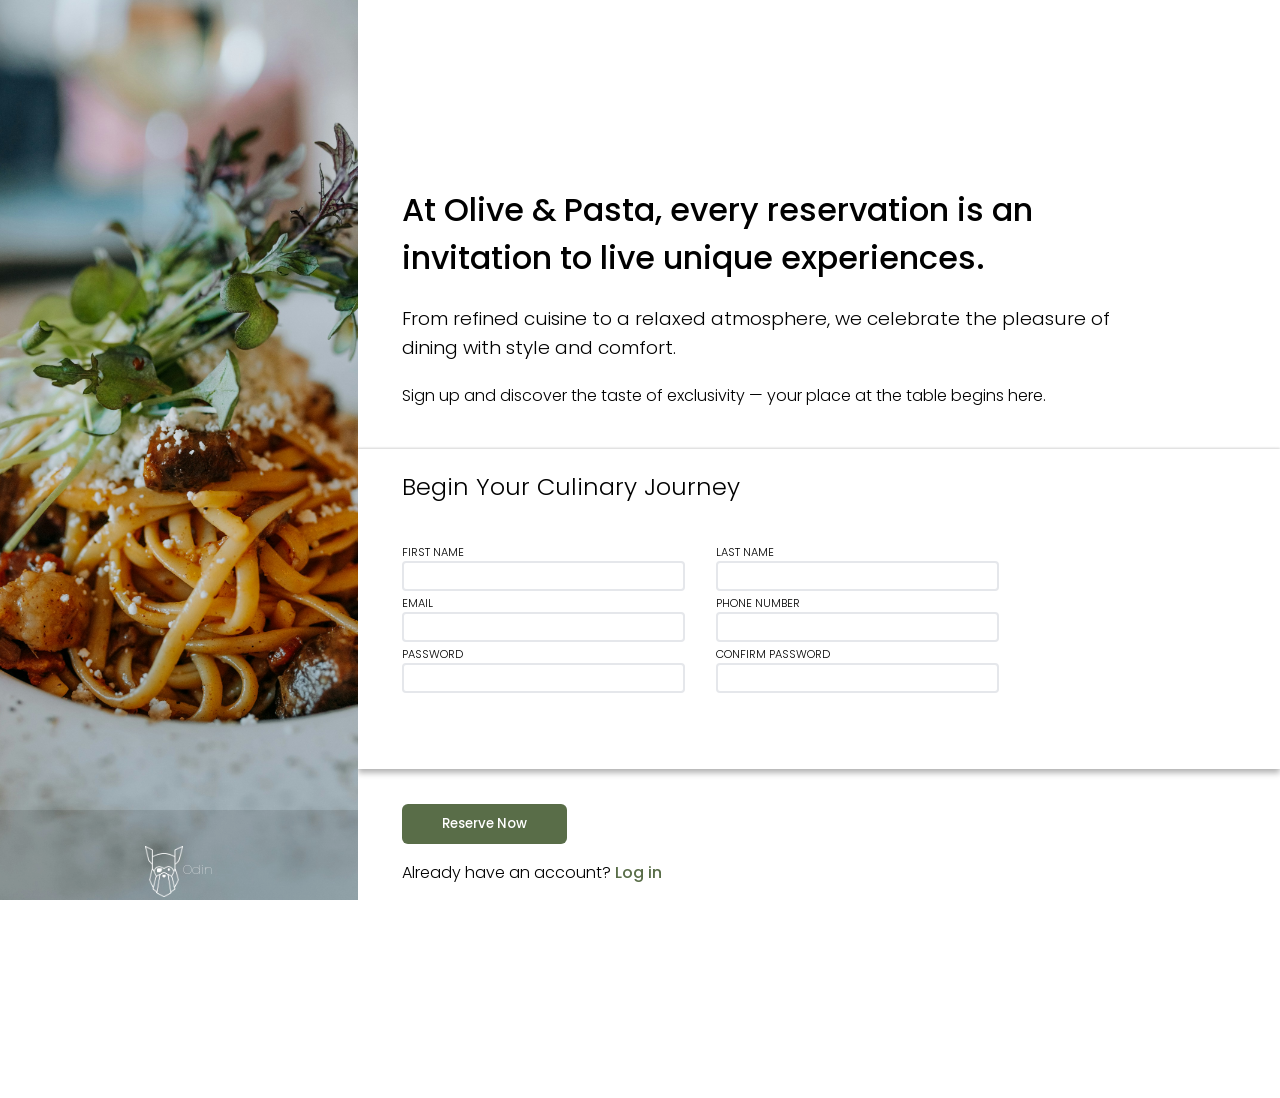
<file: index.html>
<!DOCTYPE html>
<html lang="en">
<head>
    <meta charset="UTF-8">
    <meta name="viewport" content="width=device-width, initial-scale=1.0">
    <title>
        Olive & Pasta - Restaurant
    </title>
    <link rel="stylesheet" href="style.css">

    <link rel="preconnect" href="https://fonts.googleapis.com">
    <link rel="preconnect" href="https://fonts.gstatic.com" crossorigin>
    <link href="https://fonts.googleapis.com/css2?family=Playfair+Display:ital,wght@0,400..900;1,400..900&family=Poppins:ital,wght@0,100;0,200;0,300;0,400;0,500;0,600;0,700;0,800;0,900;1,100;1,200;1,300;1,400;1,500;1,600;1,700;1,800;1,900&family=Raleway:ital,wght@0,100..900;1,100..900&display=swap" rel="stylesheet">
</head>
<body>
    <div id="photo">
        <div id="logo">
            <img src="img/logo.png" alt="Logo odin">
            <h4 id="odin">Odin</h4>
        </div>
    </div>

    <div id="right-side">
        <div class="top-form">
            <h1>
                At Olive & Pasta, every reservation is an invitation to live unique experiences. 
            </h1>
            <h3>
                From refined cuisine to a relaxed atmosphere, we celebrate the pleasure of dining with style and comfort.
            </h3>
            <h4>
                Sign up and discover the taste of exclusivity — your place at the table begins here.
            </h4>
        </div>
        
        <div class="bottom-form">
            <form action="restaurant.html" method="post" id="register">
                <h2>Begin Your Culinary Journey</h2>
                
                <div id="inputs">
                    <div id="left-inputs">
                        <div>
                            <label for="first-name">FIRST NAME</label>
                            <input title="Enter your first name." type="text" id="first-name" name="FirstName" pattern="[A-Za-zÀ-ÿ\s]{3,}" required>
                        </div>

                        <div>
                            <label for="email">EMAIL</label>
                            <input title="Provide a valid email address." type="email" id="email" name="Email" pattern="[a-z0-9._%+-]+@[a-z0-9.-]+\.[a-z]{2,}$" required>
                        </div>

                        <div>
                            <label for="password">PASSWORD</label>
                            <input title="The password must be at least 8 characters long, including an uppercase letter, a lowercase letter, a number, and a special character (@$!%*?&)" type="password" id="password" name="Password" pattern="(?=.*[a-z])(?=.*[A-Z])(?=.*\d)(?=.*[@$!%*?&]).{8,}" required>
                        </div>
                    </div>

                    <div id="right-inputs">
                        <div>
                            <label for="last-name">LAST NAME</label>
                            <input title="Enter your last name." type="text" id="last-name" name="LastName" pattern="[A-Za-zÀ-ÿ\s]{2,}" required>
                        </div>

                        <div>
                            <label for="Phone">PHONE NUMBER</label>
                            <input title="Enter your phone number, USA (10 digits) or Brazil (11 digits) " type="tel" pattern="\d{10,11}" required>
                        </div>

                        <div>
                            <label for="confirm-password">CONFIRM PASSWORD</label>
                            <input title="Repeat your password to confirm — must match exactly." type="password" id="confirm-password" name="confirmed-password" pattern=".{8,}" required>
                        </div>
                    </div>

                </div>
            </form>
        </div>

        <div id="bottom-form">
            <button type="submit" form="register">Reserve Now</button>
            <p>Already have an account? <a href="#">Log in</a></p>

        </div>
    </div>
</body>
</html>
</file>
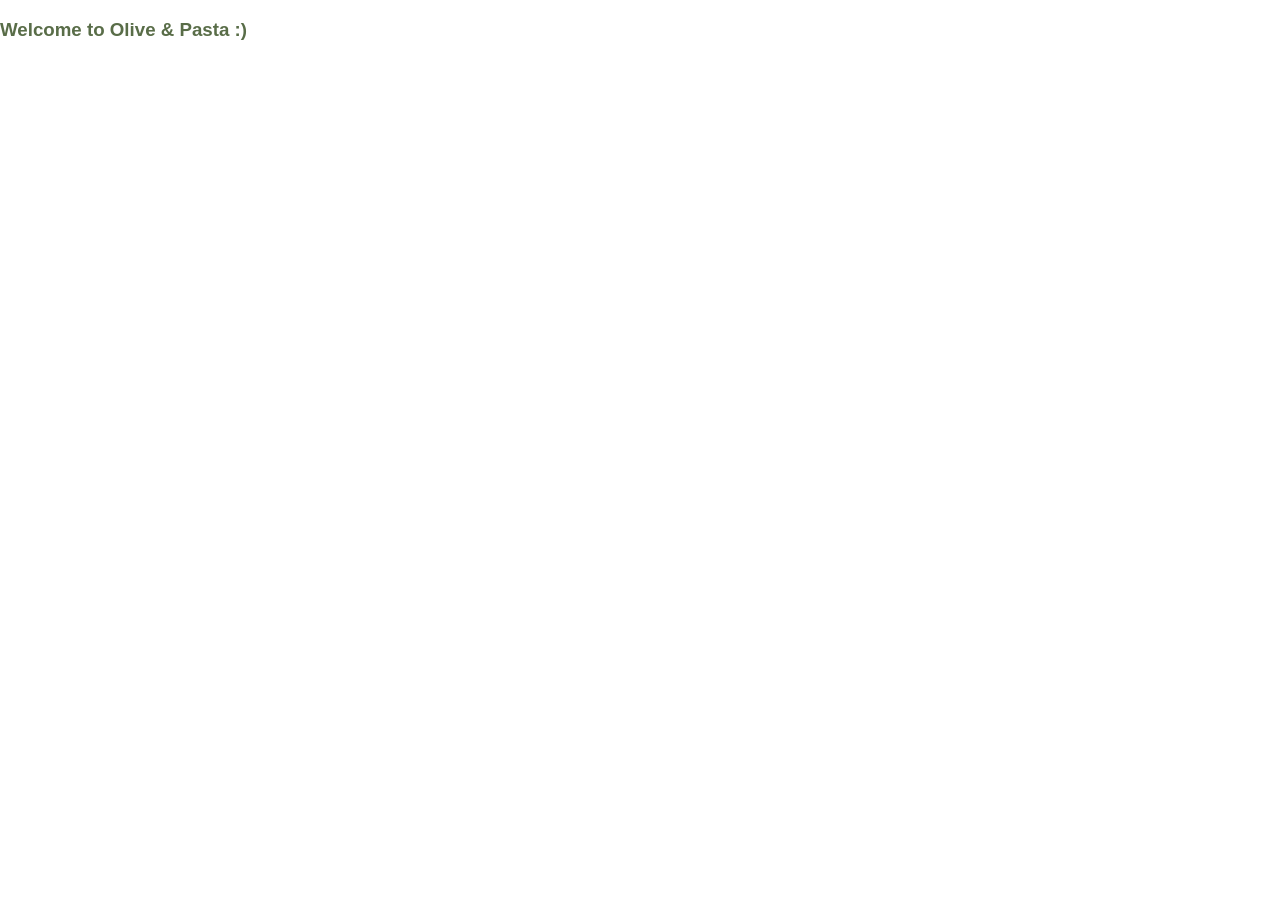
<file: restaurant.html>
<!DOCTYPE html>
<html lang="en">
<head>
    <meta charset="UTF-8">
    <meta name="viewport" content="width=device-width, initial-scale=1.0">
    <title>Document</title>
    <link rel="stylesheet" href="style.css">
</head>
<body>
    <h3 style="color: var(--green); font-weight: bolder;">Welcome to Olive & Pasta :)</h3>
</body>
</html>
</file>
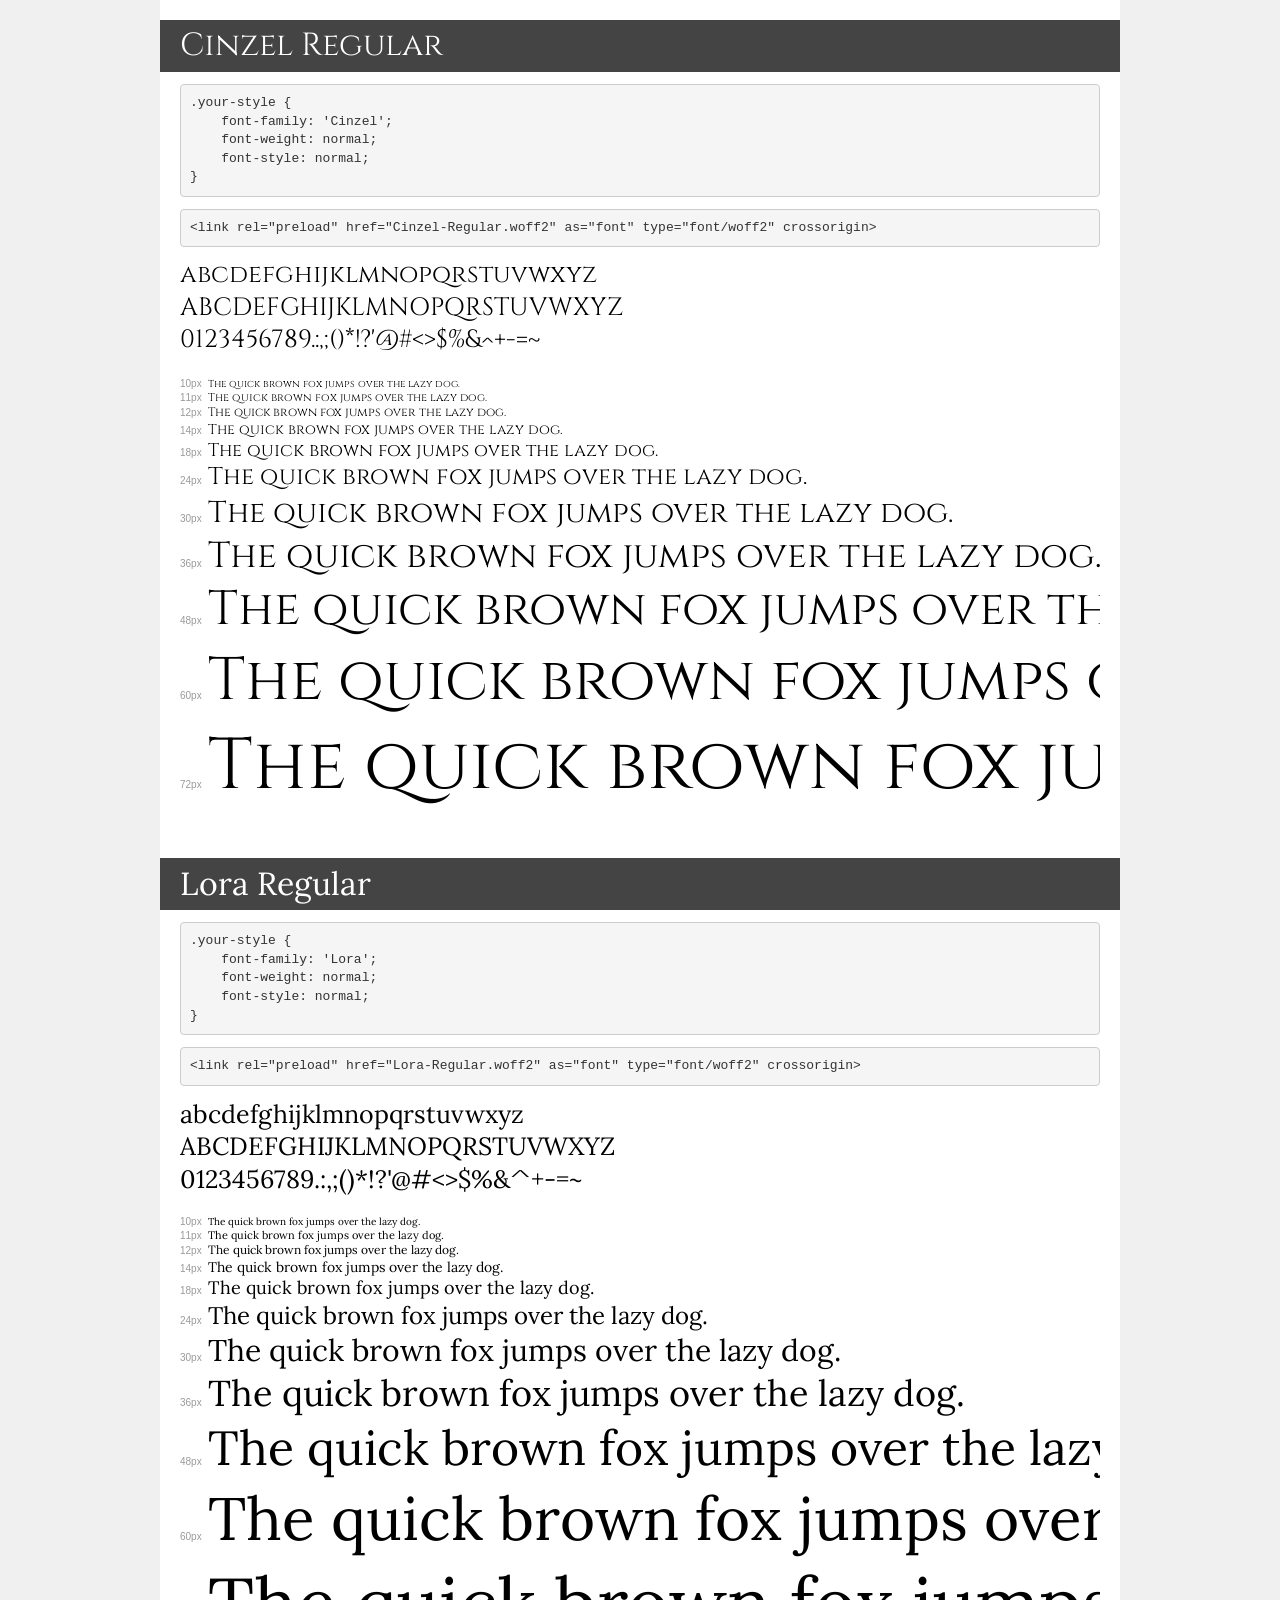
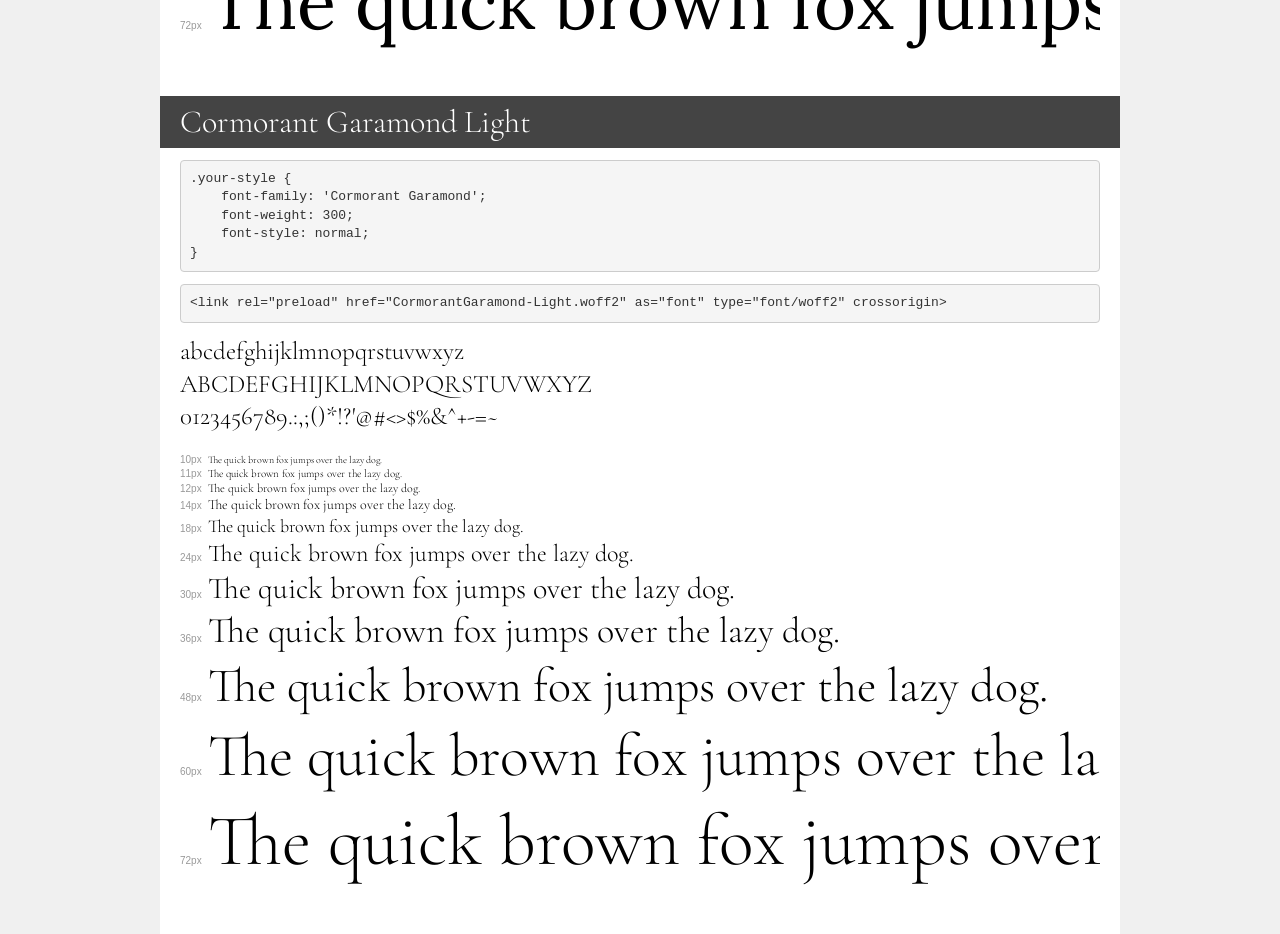
<file: fonts-form/demo.html>
<!DOCTYPE html>
<html lang="en">
<head>
    <meta charset="utf-8">
    <meta http-equiv="X-UA-Compatible" content="IE=edge">
    <meta name="viewport" content="width=device-width, initial-scale=1">
    <meta name="robots" content="noindex, noarchive">
    <meta name="format-detection" content="telephone=no">
    <title>Transfonter demo</title>
    <link href="stylesheet.css" rel="stylesheet">
    <style>
        /*
        http://meyerweb.com/eric/tools/css/reset/
        v2.0 | 20110126
        License: none (public domain)
        */
        html, body, div, span, applet, object, iframe,
        h1, h2, h3, h4, h5, h6, p, blockquote, pre,
        a, abbr, acronym, address, big, cite, code,
        del, dfn, em, img, ins, kbd, q, s, samp,
        small, strike, strong, sub, sup, tt, var,
        b, u, i, center,
        dl, dt, dd, ol, ul, li,
        fieldset, form, label, legend,
        table, caption, tbody, tfoot, thead, tr, th, td,
        article, aside, canvas, details, embed,
        figure, figcaption, footer, header, hgroup,
        menu, nav, output, ruby, section, summary,
        time, mark, audio, video {
            margin: 0;
            padding: 0;
            border: 0;
            font-size: 100%;
            font: inherit;
            vertical-align: baseline;
        }
        /* HTML5 display-role reset for older browsers */
        article, aside, details, figcaption, figure,
        footer, header, hgroup, menu, nav, section {
            display: block;
        }
        body {
            line-height: 1;
        }
        ol, ul {
            list-style: none;
        }
        blockquote, q {
            quotes: none;
        }
        blockquote:before, blockquote:after,
        q:before, q:after {
            content: '';
            content: none;
        }
        table {
            border-collapse: collapse;
            border-spacing: 0;
        }
        /* demo styles */
        body {
            background: #f0f0f0;
            color: #000;
        }
        .page {
            background: #fff;
            width: 920px;
            margin: 0 auto;
            padding: 20px 20px 0 20px;
            overflow: hidden;
        }
        .font-container {
            overflow-x: auto;
            overflow-y: hidden;
            margin-bottom: 40px;
            line-height: 1.3;
            white-space: nowrap;
            padding-bottom: 5px;
        }
        h1 {
            position: relative;
            background: #444;
            font-size: 32px;
            color: #fff;
            padding: 10px 20px;
            margin: 0 -20px 12px -20px;
        }
        .letters {
            font-size: 25px;
            margin-bottom: 20px;
        }
        .s10:before {
            content: '10px';
        }
        .s11:before {
            content: '11px';
        }
        .s12:before {
            content: '12px';
        }
        .s14:before {
            content: '14px';
        }
        .s18:before {
            content: '18px';
        }
        .s24:before {
            content: '24px';
        }
        .s30:before {
            content: '30px';
        }
        .s36:before {
            content: '36px';
        }
        .s48:before {
            content: '48px';
        }
        .s60:before {
            content: '60px';
        }
        .s72:before {
            content: '72px';
        }
        .s10:before, .s11:before, .s12:before, .s14:before,
        .s18:before, .s24:before, .s30:before, .s36:before,
        .s48:before, .s60:before, .s72:before {
            font-family: Arial, sans-serif;
            font-size: 10px;
            font-weight: normal;
            font-style: normal;
            color: #999;
            padding-right: 6px;
        }
        pre {
            display: block;
            padding: 9px;
            margin: 0 0 12px;
            font-family: Monaco, Menlo, Consolas, "Courier New", monospace;
            font-size: 13px;
            line-height: 1.428571429;
            color: #333;
            font-weight: normal;
            font-style: normal;
            background-color: #f5f5f5;
            border: 1px solid #ccc;
            overflow-x: auto;
            border-radius: 4px;
        }
        /* responsive */
        @media (max-width: 959px) {
            .page {
                width: auto;
                margin: 0;
            }
        }
    </style>
</head>
<body>
<div class="page">
    <div class="demo">
        <h1 style="font-family: 'Cinzel'; font-weight: normal; font-style: normal;">Cinzel Regular</h1>
        <pre title="Usage">.your-style {
    font-family: 'Cinzel';
    font-weight: normal;
    font-style: normal;
}</pre>
        <pre title="Preload (optional)">
&lt;link rel=&quot;preload&quot; href=&quot;Cinzel-Regular.woff2&quot; as=&quot;font&quot; type=&quot;font/woff2&quot; crossorigin&gt;</pre>
        <div class="font-container" style="font-family: 'Cinzel'; font-weight: normal; font-style: normal;">
            <p class="letters">
                abcdefghijklmnopqrstuvwxyz<br>
ABCDEFGHIJKLMNOPQRSTUVWXYZ<br>
                0123456789.:,;()*!?'@#&lt;&gt;$%&^+-=~
            </p>
            <p class="s10" style="font-size: 10px;">The quick brown fox jumps over the lazy dog.</p>
            <p class="s11" style="font-size: 11px;">The quick brown fox jumps over the lazy dog.</p>
            <p class="s12" style="font-size: 12px;">The quick brown fox jumps over the lazy dog.</p>
            <p class="s14" style="font-size: 14px;">The quick brown fox jumps over the lazy dog.</p>
            <p class="s18" style="font-size: 18px;">The quick brown fox jumps over the lazy dog.</p>
            <p class="s24" style="font-size: 24px;">The quick brown fox jumps over the lazy dog.</p>
            <p class="s30" style="font-size: 30px;">The quick brown fox jumps over the lazy dog.</p>
            <p class="s36" style="font-size: 36px;">The quick brown fox jumps over the lazy dog.</p>
            <p class="s48" style="font-size: 48px;">The quick brown fox jumps over the lazy dog.</p>
            <p class="s60" style="font-size: 60px;">The quick brown fox jumps over the lazy dog.</p>
            <p class="s72" style="font-size: 72px;">The quick brown fox jumps over the lazy dog.</p>
        </div>
    </div>

    <div class="demo">
        <h1 style="font-family: 'Lora'; font-weight: normal; font-style: normal;">Lora Regular</h1>
        <pre title="Usage">.your-style {
    font-family: 'Lora';
    font-weight: normal;
    font-style: normal;
}</pre>
        <pre title="Preload (optional)">
&lt;link rel=&quot;preload&quot; href=&quot;Lora-Regular.woff2&quot; as=&quot;font&quot; type=&quot;font/woff2&quot; crossorigin&gt;</pre>
        <div class="font-container" style="font-family: 'Lora'; font-weight: normal; font-style: normal;">
            <p class="letters">
                abcdefghijklmnopqrstuvwxyz<br>
ABCDEFGHIJKLMNOPQRSTUVWXYZ<br>
                0123456789.:,;()*!?'@#&lt;&gt;$%&^+-=~
            </p>
            <p class="s10" style="font-size: 10px;">The quick brown fox jumps over the lazy dog.</p>
            <p class="s11" style="font-size: 11px;">The quick brown fox jumps over the lazy dog.</p>
            <p class="s12" style="font-size: 12px;">The quick brown fox jumps over the lazy dog.</p>
            <p class="s14" style="font-size: 14px;">The quick brown fox jumps over the lazy dog.</p>
            <p class="s18" style="font-size: 18px;">The quick brown fox jumps over the lazy dog.</p>
            <p class="s24" style="font-size: 24px;">The quick brown fox jumps over the lazy dog.</p>
            <p class="s30" style="font-size: 30px;">The quick brown fox jumps over the lazy dog.</p>
            <p class="s36" style="font-size: 36px;">The quick brown fox jumps over the lazy dog.</p>
            <p class="s48" style="font-size: 48px;">The quick brown fox jumps over the lazy dog.</p>
            <p class="s60" style="font-size: 60px;">The quick brown fox jumps over the lazy dog.</p>
            <p class="s72" style="font-size: 72px;">The quick brown fox jumps over the lazy dog.</p>
        </div>
    </div>

    <div class="demo">
        <h1 style="font-family: 'Cormorant Garamond'; font-weight: 300; font-style: normal;">Cormorant Garamond Light</h1>
        <pre title="Usage">.your-style {
    font-family: 'Cormorant Garamond';
    font-weight: 300;
    font-style: normal;
}</pre>
        <pre title="Preload (optional)">
&lt;link rel=&quot;preload&quot; href=&quot;CormorantGaramond-Light.woff2&quot; as=&quot;font&quot; type=&quot;font/woff2&quot; crossorigin&gt;</pre>
        <div class="font-container" style="font-family: 'Cormorant Garamond'; font-weight: 300; font-style: normal;">
            <p class="letters">
                abcdefghijklmnopqrstuvwxyz<br>
ABCDEFGHIJKLMNOPQRSTUVWXYZ<br>
                0123456789.:,;()*!?'@#&lt;&gt;$%&^+-=~
            </p>
            <p class="s10" style="font-size: 10px;">The quick brown fox jumps over the lazy dog.</p>
            <p class="s11" style="font-size: 11px;">The quick brown fox jumps over the lazy dog.</p>
            <p class="s12" style="font-size: 12px;">The quick brown fox jumps over the lazy dog.</p>
            <p class="s14" style="font-size: 14px;">The quick brown fox jumps over the lazy dog.</p>
            <p class="s18" style="font-size: 18px;">The quick brown fox jumps over the lazy dog.</p>
            <p class="s24" style="font-size: 24px;">The quick brown fox jumps over the lazy dog.</p>
            <p class="s30" style="font-size: 30px;">The quick brown fox jumps over the lazy dog.</p>
            <p class="s36" style="font-size: 36px;">The quick brown fox jumps over the lazy dog.</p>
            <p class="s48" style="font-size: 48px;">The quick brown fox jumps over the lazy dog.</p>
            <p class="s60" style="font-size: 60px;">The quick brown fox jumps over the lazy dog.</p>
            <p class="s72" style="font-size: 72px;">The quick brown fox jumps over the lazy dog.</p>
        </div>
    </div>

</div>
</body>
</html>
</file>
<file: style.css>
@font-face {
    font-family: 'Cinzel';
    src: url('Cinzel-Regular.woff2') format('woff2'),
        url('Cinzel-Regular.woff') format('woff');
    font-weight: normal;
    font-style: normal;
    font-display: swap;
}

@font-face {
    font-family: 'Lora';
    src: url('Lora-Regular.woff2') format('woff2'),
        url('Lora-Regular.woff') format('woff');
    font-weight: normal;
    font-style: normal;
    font-display: swap;
}

@font-face {
    font-family: 'Cormorant Garamond';
    src: url('CormorantGaramond-Light.woff2') format('woff2'),
        url('CormorantGaramond-Light.woff') format('woff');
    font-weight: 300;
    font-style: normal;
    font-display: swap;
}

#photo {
  background-image: url(img/macarrao.jpg);
  background-size: cover;  
  background-position: center;
  width: 28vw; 
  min-width: 28vw;                  
  height: 100vh; 
  position: relative;
}

body {
    margin: 0;
    display: flex;
    box-sizing: border-box;
    overflow: hidden;
}

#logo img {
    width: 3vw;
    height: auto;
}

#odin {
    color: white;
    font-weight: 5;
    font-size: 13px;
}

#logo {
    display: flex;
    justify-content: center;
    align-items: flex-end;
    padding-left: 10px;
    background-color: rgba(7, 7, 7, 0.1); 
    position: absolute;
    bottom: 0;
    width: 100%;
    box-sizing: border-box;
    height: 10%;
    padding: 3px;
}

#right-side {
    display: flex;
    flex-direction: column;
    justify-content: center;
    gap: 20px;
}

.bottom-form {
    width: 100%;
    box-shadow: 0 -1px 2px rgba(0, 0, 0, 0.15), 0 4px 6px rgba(0, 0, 0, 0.3);
    height: 30%;
}

#inputs {
    box-sizing: border-box;
    display: flex;
    flex-wrap: wrap;
    align-items: flex-start;
    gap: 50px;
}
#register {
    display: flex;
    flex-direction: column;
    flex-wrap: wrap;
    gap: 20px;
}

.top-form h3, .top-form > h1 {
    width: 80%;
}

#left-inputs > div, #right-inputs div{
    display: flex;
    flex-direction: column;
}

form h2, .top-form > h1, #inputs, .top-form h3, .top-form h4, #bottom-form{
    padding-left: 44px;
}

button[type="submit"] {
    margin-top: 15px;
}

h1, h2, h3, h4, label, button, p, input {
  font-family: "Poppins", sans-serif, 'Cinzel', 'Lora', 'Cormorant Garamond', "Playfair Display", "Georgia", "Times New Roman", serif;
  font-weight: 300; /* deixa mais fino */
}

#right-inputs div, #left-inputs div {
    padding-bottom: 4px;
}

#right-inputs, #left-inputs {
    margin-bottom: 50%;
    margin-top: 0px;
}

/* inputs validation */
input {
    width: 104%;
    border: 2px solid #E5E7EB;
}

input:user-invalid {
  border: 2px solid rgba(194, 36, 36, 0.986);
}


/*Selected input*/
input:focus {
    outline: none;
    border: 2px solid var(--green);
    box-shadow: 0 4px 6px -1px rgba (0,0,0,0.1);
}

input:hover,button:hover {
    box-shadow: 0 -3px 10px rgba(0,0,0,0.15);
}

/* button */
:root {
    --green: #596D48;
}

button {
    font-weight: 420;
    color: white;
    padding: 10px 40px;
    border-radius: 6px;
    border: #596D48;
    background-color: var(--green);
}

#bottom-form a {
    font-weight: 500;
    color: var(--green);
}

#bottom-form p {
    font-weight: 399;
}

h1 {
    font-weight: 500;
}

label {
    font-size: 0.7rem;
}

a {
    text-decoration: none;
}

input {
    height: 1.5rem;
    border-radius: 4px;
}

#inputs {
    margin-bottom: 7rem;
}
</file>
<file: fonts-form/stylesheet.css>
@font-face {
    font-family: 'Cinzel';
    src: url('Cinzel-Regular.woff2') format('woff2'),
        url('Cinzel-Regular.woff') format('woff');
    font-weight: normal;
    font-style: normal;
    font-display: swap;
}

@font-face {
    font-family: 'Lora';
    src: url('Lora-Regular.woff2') format('woff2'),
        url('Lora-Regular.woff') format('woff');
    font-weight: normal;
    font-style: normal;
    font-display: swap;
}

@font-face {
    font-family: 'Cormorant Garamond';
    src: url('CormorantGaramond-Light.woff2') format('woff2'),
        url('CormorantGaramond-Light.woff') format('woff');
    font-weight: 300;
    font-style: normal;
    font-display: swap;
}
</file>
